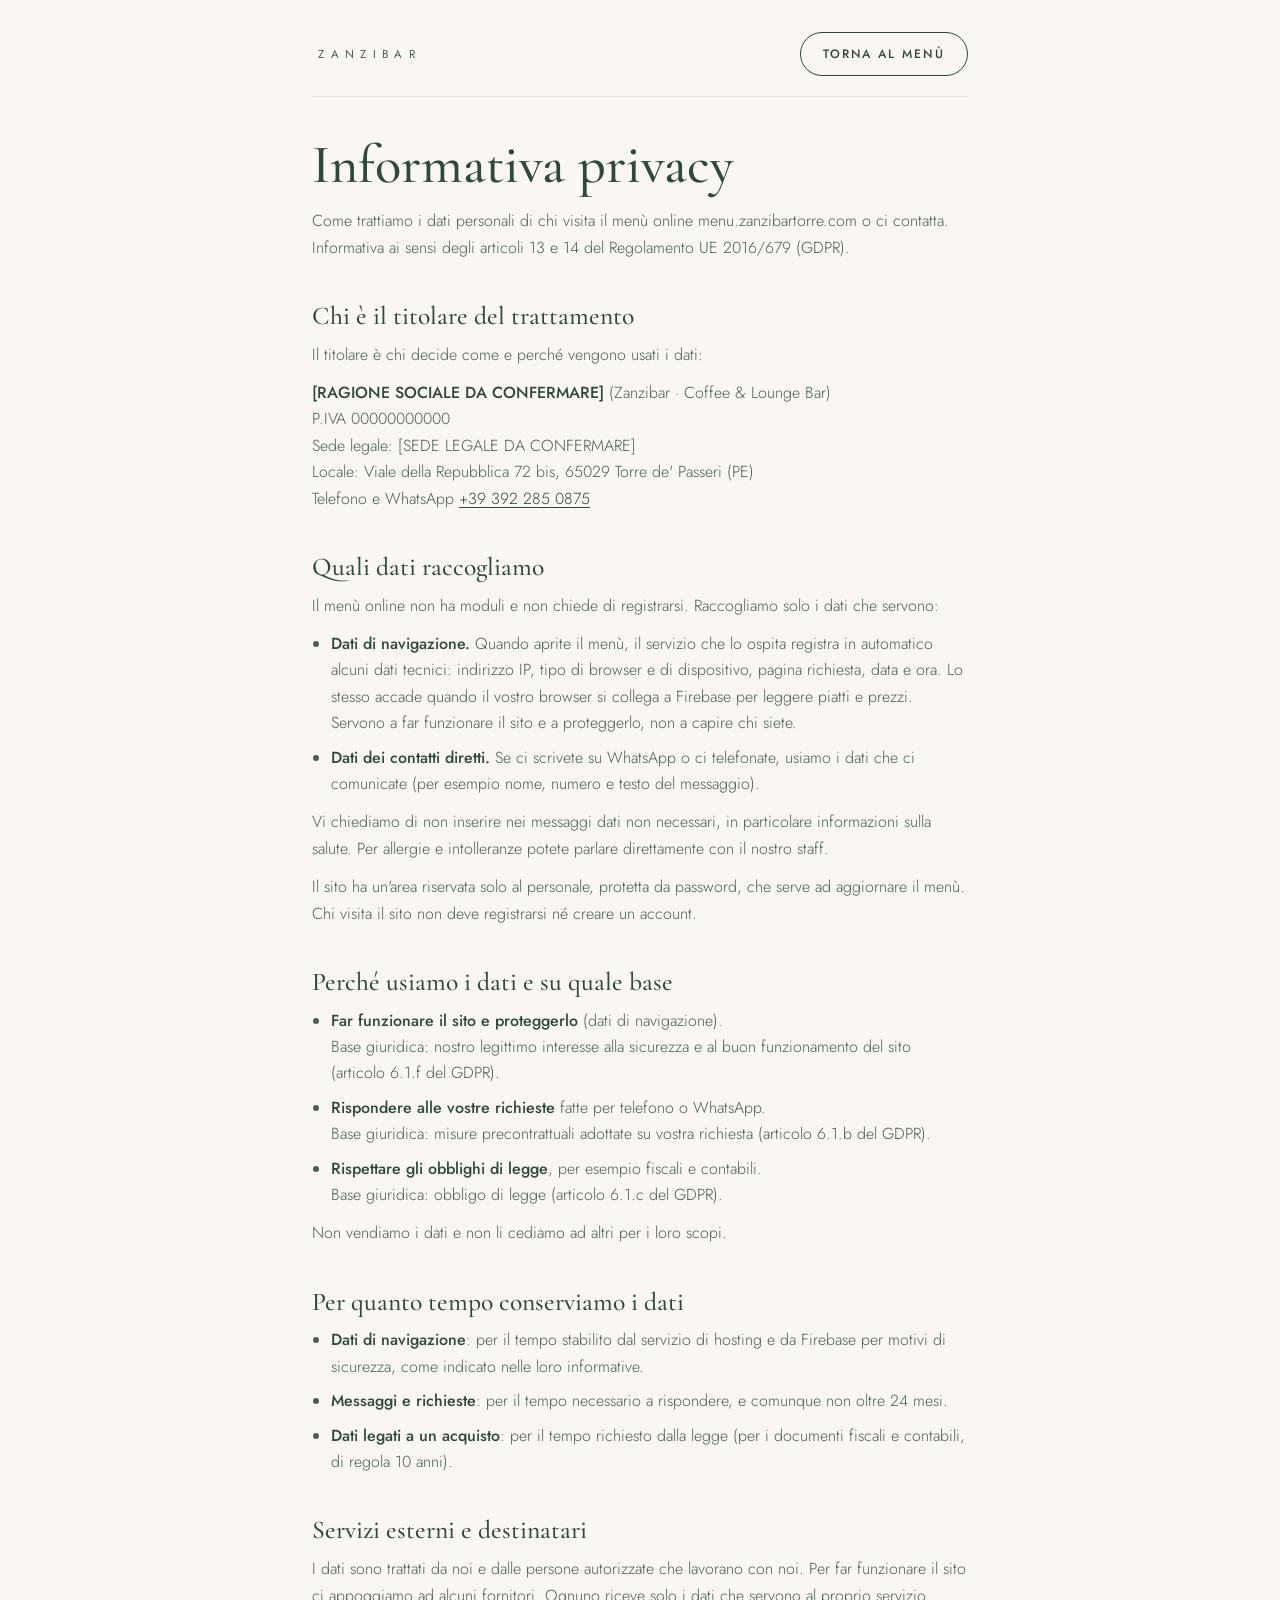
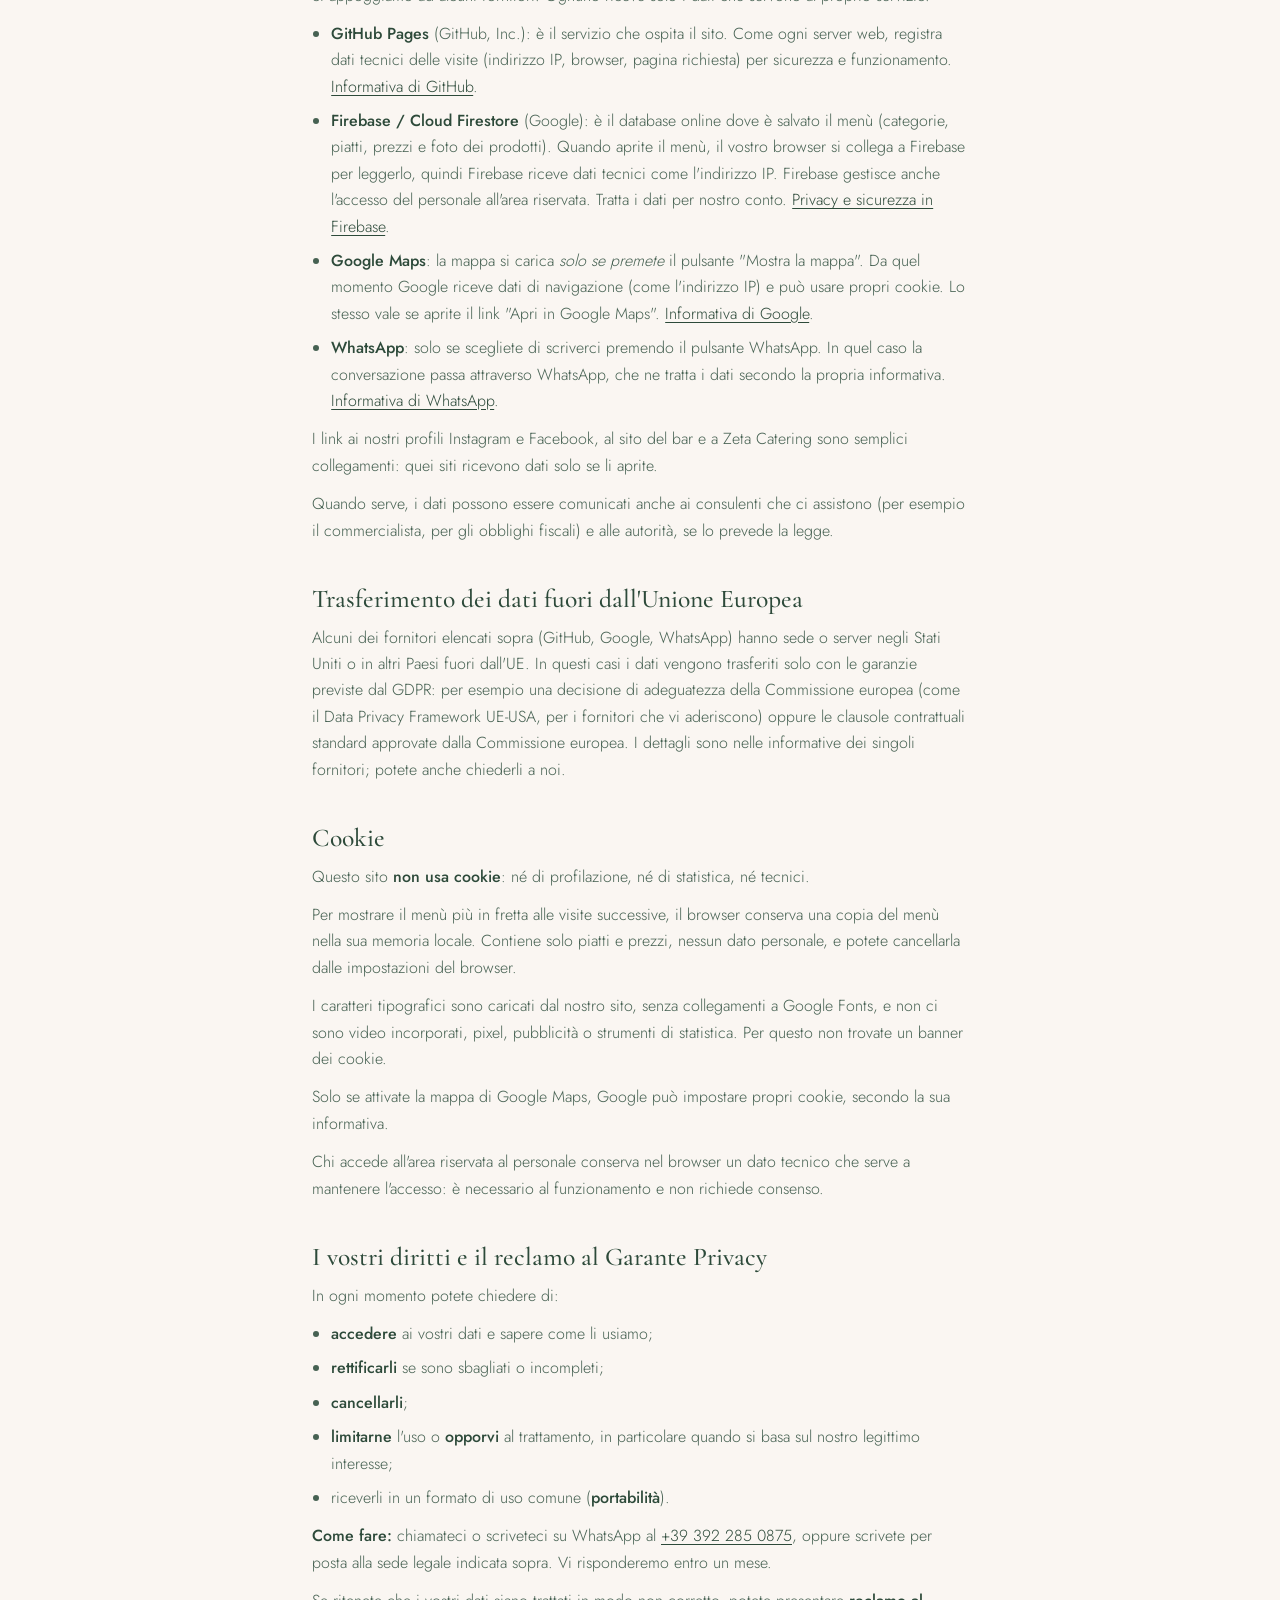
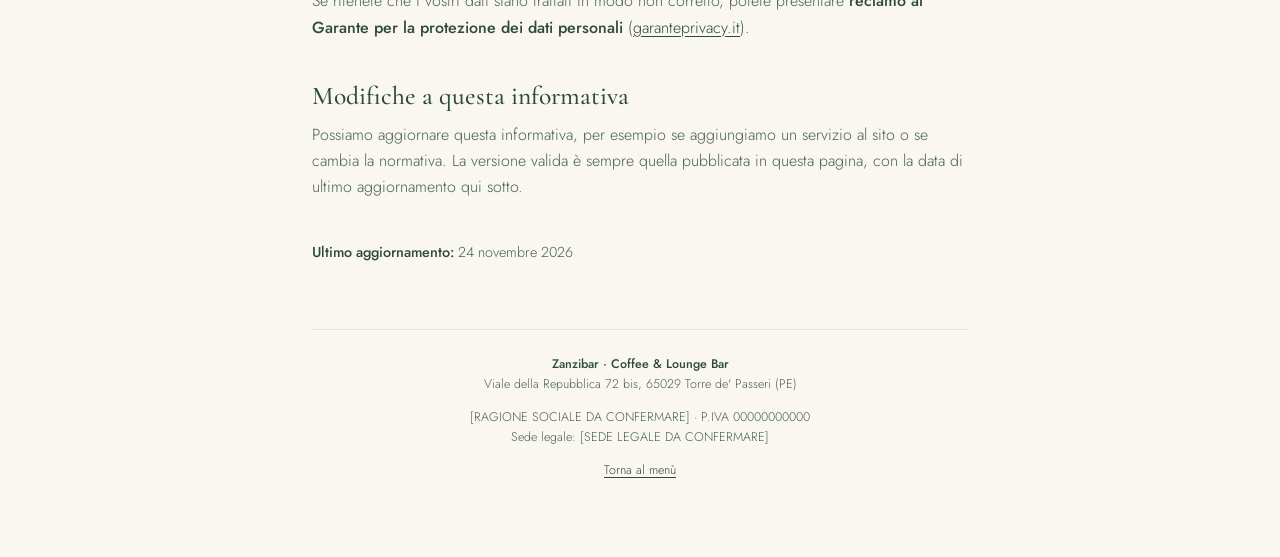
<file: privacy.html>
<!doctype html>
<html lang="it">
<head>
  <meta charset="utf-8">
  <meta name="viewport" content="width=device-width, initial-scale=1, viewport-fit=cover">
  <title>Privacy | Zanzibar · Coffee &amp; Lounge Bar</title>
  <meta name="description" content="Informativa privacy e cookie del menù online di Zanzibar, Coffee &amp; Lounge Bar a Torre de' Passeri: titolare, dati raccolti, servizi esterni e diritti.">
  <link rel="canonical" href="https://menu.zanzibartorre.com/privacy.html">
  <meta name="theme-color" content="#faf6f2">
  <link rel="icon" href="data:image/svg+xml,%3Csvg xmlns='http://www.w3.org/2000/svg' viewBox='0 0 32 32'%3E%3Crect width='32' height='32' rx='8' fill='%232d4a3a'/%3E%3Ctext x='16' y='22' font-size='17' font-family='sans-serif' font-weight='700' text-anchor='middle' fill='%23faf6f2'%3EZ%3C/text%3E%3C/svg%3E">
  <link rel="stylesheet" href="style.css?v=20261124">
  <style>
    .privacy { max-width: 46rem; margin-inline: auto; padding: 32px var(--gutter) 64px; overflow-wrap: anywhere; }
    .privacy-top { display: flex; align-items: center; justify-content: space-between; gap: 16px; padding-bottom: 20px; border-bottom: 1px solid var(--line); }
    .privacy-top .kicker { margin: 0; }
    .privacy h1 { font-family: var(--serif); font-weight: 500; font-size: clamp(2.4rem, 8vw, 3.4rem); line-height: 1.05; margin: 40px 0 14px; }
    .privacy h2 { font-family: var(--serif); font-weight: 500; font-size: 1.6rem; line-height: 1.2; margin: 40px 0 10px; }
    .privacy p, .privacy li { color: var(--ink-2); line-height: 1.65; }
    .privacy p { margin: 0 0 12px; }
    .privacy ul { padding-left: 1.2rem; margin: 0 0 12px; }
    .privacy li + li { margin-top: 8px; }
    .privacy strong { color: var(--ink); font-weight: 500; }
    .privacy a { color: var(--ink); text-underline-offset: 3px; }
    .privacy .btn { text-decoration: none; }
    .privacy-date { margin-top: 40px !important; font-size: .9rem; }
  </style>
</head>
<body>
  <main class="privacy">
    <div class="privacy-top">
      <p class="kicker">Zanzibar</p>
      <a class="btn" href="./">Torna al menù</a>
    </div>

    <h1>Informativa privacy</h1>
    <p>Come trattiamo i dati personali di chi visita il menù online menu.zanzibartorre.com o ci contatta. Informativa ai sensi degli articoli 13 e 14 del Regolamento UE 2016/679 (GDPR).</p>

    <h2>Chi è il titolare del trattamento</h2>
    <p>Il titolare è chi decide come e perché vengono usati i dati:</p>
    <p><strong data-legal="ragioneSociale">[RAGIONE SOCIALE DA CONFERMARE]</strong> (Zanzibar · Coffee &amp; Lounge Bar)<br>
    P.IVA <span data-legal="piva">00000000000</span><br>
    Sede legale: <span data-legal="sede">[SEDE LEGALE DA CONFERMARE]</span><br>
    Locale: Viale della Repubblica 72 bis, 65029 Torre de' Passeri (PE)<br>
    Telefono e WhatsApp <a href="tel:+393922850875">+39 392 285 0875</a></p>

    <h2>Quali dati raccogliamo</h2>
    <p>Il menù online non ha moduli e non chiede di registrarsi. Raccogliamo solo i dati che servono:</p>
    <ul>
      <li><strong>Dati di navigazione.</strong> Quando aprite il menù, il servizio che lo ospita registra in automatico alcuni dati tecnici: indirizzo IP, tipo di browser e di dispositivo, pagina richiesta, data e ora. Lo stesso accade quando il vostro browser si collega a Firebase per leggere piatti e prezzi. Servono a far funzionare il sito e a proteggerlo, non a capire chi siete.</li>
      <li><strong>Dati dei contatti diretti.</strong> Se ci scrivete su WhatsApp o ci telefonate, usiamo i dati che ci comunicate (per esempio nome, numero e testo del messaggio).</li>
    </ul>
    <p>Vi chiediamo di non inserire nei messaggi dati non necessari, in particolare informazioni sulla salute. Per allergie e intolleranze potete parlare direttamente con il nostro staff.</p>
    <p>Il sito ha un'area riservata solo al personale, protetta da password, che serve ad aggiornare il menù. Chi visita il sito non deve registrarsi né creare un account.</p>

    <h2>Perché usiamo i dati e su quale base</h2>
    <ul>
      <li><strong>Far funzionare il sito e proteggerlo</strong> (dati di navigazione).<br>Base giuridica: nostro legittimo interesse alla sicurezza e al buon funzionamento del sito (articolo 6.1.f del GDPR).</li>
      <li><strong>Rispondere alle vostre richieste</strong> fatte per telefono o WhatsApp.<br>Base giuridica: misure precontrattuali adottate su vostra richiesta (articolo 6.1.b del GDPR).</li>
      <li><strong>Rispettare gli obblighi di legge</strong>, per esempio fiscali e contabili.<br>Base giuridica: obbligo di legge (articolo 6.1.c del GDPR).</li>
    </ul>
    <p>Non vendiamo i dati e non li cediamo ad altri per i loro scopi.</p>

    <h2>Per quanto tempo conserviamo i dati</h2>
    <ul>
      <li><strong>Dati di navigazione</strong>: per il tempo stabilito dal servizio di hosting e da Firebase per motivi di sicurezza, come indicato nelle loro informative.</li>
      <li><strong>Messaggi e richieste</strong>: per il tempo necessario a rispondere, e comunque non oltre 24 mesi.</li>
      <li><strong>Dati legati a un acquisto</strong>: per il tempo richiesto dalla legge (per i documenti fiscali e contabili, di regola 10 anni).</li>
    </ul>

    <h2>Servizi esterni e destinatari</h2>
    <p>I dati sono trattati da noi e dalle persone autorizzate che lavorano con noi. Per far funzionare il sito ci appoggiamo ad alcuni fornitori. Ognuno riceve solo i dati che servono al proprio servizio.</p>
    <ul>
      <li><strong>GitHub Pages</strong> (GitHub, Inc.): è il servizio che ospita il sito. Come ogni server web, registra dati tecnici delle visite (indirizzo IP, browser, pagina richiesta) per sicurezza e funzionamento. <a href="https://docs.github.com/it/site-policy/privacy-policies/github-general-privacy-statement" target="_blank" rel="noopener">Informativa di GitHub</a>.</li>
      <li><strong>Firebase / Cloud Firestore</strong> (Google): è il database online dove è salvato il menù (categorie, piatti, prezzi e foto dei prodotti). Quando aprite il menù, il vostro browser si collega a Firebase per leggerlo, quindi Firebase riceve dati tecnici come l'indirizzo IP. Firebase gestisce anche l'accesso del personale all'area riservata. Tratta i dati per nostro conto. <a href="https://firebase.google.com/support/privacy" target="_blank" rel="noopener">Privacy e sicurezza in Firebase</a>.</li>
      <li><strong>Google Maps</strong>: la mappa si carica <em>solo se premete</em> il pulsante "Mostra la mappa". Da quel momento Google riceve dati di navigazione (come l'indirizzo IP) e può usare propri cookie. Lo stesso vale se aprite il link "Apri in Google Maps". <a href="https://policies.google.com/privacy?hl=it" target="_blank" rel="noopener">Informativa di Google</a>.</li>
      <li><strong>WhatsApp</strong>: solo se scegliete di scriverci premendo il pulsante WhatsApp. In quel caso la conversazione passa attraverso WhatsApp, che ne tratta i dati secondo la propria informativa. <a href="https://www.whatsapp.com/legal/privacy-policy-eea" target="_blank" rel="noopener">Informativa di WhatsApp</a>.</li>
    </ul>
    <p>I link ai nostri profili Instagram e Facebook, al sito del bar e a Zeta Catering sono semplici collegamenti: quei siti ricevono dati solo se li aprite.</p>
    <p>Quando serve, i dati possono essere comunicati anche ai consulenti che ci assistono (per esempio il commercialista, per gli obblighi fiscali) e alle autorità, se lo prevede la legge.</p>

    <h2>Trasferimento dei dati fuori dall'Unione Europea</h2>
    <p>Alcuni dei fornitori elencati sopra (GitHub, Google, WhatsApp) hanno sede o server negli Stati Uniti o in altri Paesi fuori dall'UE. In questi casi i dati vengono trasferiti solo con le garanzie previste dal GDPR: per esempio una decisione di adeguatezza della Commissione europea (come il Data Privacy Framework UE-USA, per i fornitori che vi aderiscono) oppure le clausole contrattuali standard approvate dalla Commissione europea. I dettagli sono nelle informative dei singoli fornitori; potete anche chiederli a noi.</p>

    <h2>Cookie</h2>
    <p>Questo sito <strong>non usa cookie</strong>: né di profilazione, né di statistica, né tecnici.</p>
    <p>Per mostrare il menù più in fretta alle visite successive, il browser conserva una copia del menù nella sua memoria locale. Contiene solo piatti e prezzi, nessun dato personale, e potete cancellarla dalle impostazioni del browser.</p>
    <p>I caratteri tipografici sono caricati dal nostro sito, senza collegamenti a Google Fonts, e non ci sono video incorporati, pixel, pubblicità o strumenti di statistica. Per questo non trovate un banner dei cookie.</p>
    <p>Solo se attivate la mappa di Google Maps, Google può impostare propri cookie, secondo la sua informativa.</p>
    <p>Chi accede all'area riservata al personale conserva nel browser un dato tecnico che serve a mantenere l'accesso: è necessario al funzionamento e non richiede consenso.</p>

    <h2>I vostri diritti e il reclamo al Garante Privacy</h2>
    <p>In ogni momento potete chiedere di:</p>
    <ul>
      <li><strong>accedere</strong> ai vostri dati e sapere come li usiamo;</li>
      <li><strong>rettificarli</strong> se sono sbagliati o incompleti;</li>
      <li><strong>cancellarli</strong>;</li>
      <li><strong>limitarne</strong> l'uso o <strong>opporvi</strong> al trattamento, in particolare quando si basa sul nostro legittimo interesse;</li>
      <li>riceverli in un formato di uso comune (<strong>portabilità</strong>).</li>
    </ul>
    <p><strong>Come fare:</strong> chiamateci o scriveteci su WhatsApp al <a href="tel:+393922850875">+39 392 285 0875</a>, oppure scrivete per posta alla sede legale indicata sopra. Vi risponderemo entro un mese.</p>
    <p>Se ritenete che i vostri dati siano trattati in modo non corretto, potete presentare <strong>reclamo al Garante per la protezione dei dati personali</strong> (<a href="https://www.garanteprivacy.it" target="_blank" rel="noopener">garanteprivacy.it</a>).</p>

    <h2>Modifiche a questa informativa</h2>
    <p>Possiamo aggiornare questa informativa, per esempio se aggiungiamo un servizio al sito o se cambia la normativa. La versione valida è sempre quella pubblicata in questa pagina, con la data di ultimo aggiornamento qui sotto.</p>

    <p class="privacy-date"><strong>Ultimo aggiornamento:</strong> 24 novembre 2026</p>

    <footer class="menu-foot">
      <div class="legal" id="legal">
        <p><strong>Zanzibar · Coffee &amp; Lounge Bar</strong><br>Viale della Repubblica 72 bis, 65029 Torre de' Passeri (PE)</p>
        <p><span data-legal="ragioneSociale">[RAGIONE SOCIALE DA CONFERMARE]</span> · P.IVA <span data-legal="piva">00000000000</span><br>Sede legale: <span data-legal="sede">[SEDE LEGALE DA CONFERMARE]</span></p>
        <p><a href="./">Torna al menù</a></p>
      </div>
    </footer>
  </main>

  <script src="data.js?v=20261124"></script>
  <script>
    (function () {
      var L = (window.ZANZIBAR || {}).legale || {};
      document.querySelectorAll("[data-legal]").forEach(function (el) {
        var v = L[el.getAttribute("data-legal")];
        if (v) el.textContent = v;
      });
    })();
  </script>
</body>
</html>
</file>
<file: style.css>
/* ============ ZANZIBAR — STILE ============
   Ripreso dal menu stampato (PDF): fondo avorio, testi verde bosco,
   titoli in Cormorant Garamond, descrizioni e prezzi in Jost.
   I colori principali sono qui sotto, in :root. */

/* ---------- Font (ospitati nel sito, nessun collegamento esterno) ---------- */
@font-face {
  font-family: "Cormorant Garamond";
  src: url("fonts/cormorant-garamond-latin-wght-normal.woff2") format("woff2");
  font-weight: 300 700; font-style: normal; font-display: swap;
}
@font-face {
  font-family: "Cormorant Garamond";
  src: url("fonts/cormorant-garamond-latin-wght-italic.woff2") format("woff2");
  font-weight: 300 700; font-style: italic; font-display: swap;
}
@font-face {
  font-family: "Jost";
  src: url("fonts/jost-latin-wght-normal.woff2") format("woff2");
  font-weight: 100 900; font-style: normal; font-display: swap;
}

:root {
  color-scheme: light;
  --bg: #faf6f2;             /* avorio del PDF */
  --surface: #fdfbf8;
  --ink: #2d4a3a;            /* verde bosco dei titoli */
  --ink-2: #466152;          /* descrizioni */
  --muted: #5d7366;          /* prezzi, etichette */
  --soft: #a3b1a8;
  --rule: rgba(45, 74, 58, .55);   /* linee sottili piene */
  --dots: rgba(45, 74, 58, .32);   /* linea a puntini tra le voci */
  --line: #e4e2d9;                 /* bordi del pannello informazioni */
  --tint: rgba(45, 74, 58, .06);
  --scrim: rgba(20, 30, 24, .45);
  --shadow: 0 24px 60px -20px rgba(20, 34, 26, .3);

  /* nomi usati dal pannello informazioni (☰) */
  --accent: var(--ink);
  --accent-ink: var(--bg);
  --brass: var(--muted);
  --palm: var(--ink);

  --serif: "Cormorant Garamond", "Iowan Old Style", "Palatino Linotype", Georgia, serif;
  --sans: "Jost", system-ui, -apple-system, "Segoe UI", sans-serif;
  --ease: cubic-bezier(.22, .8, .24, 1);
  --bar-h: 52px;
  --gutter: 22px;
}

/* ---------- Base ---------- */
*, *::before, *::after { box-sizing: border-box; }
/* l'attributo hidden deve vincere su qualsiasi display impostato nel CSS */
[hidden] { display: none !important; }
html { -webkit-text-size-adjust: 100%; scroll-padding-top: calc(var(--bar-h) + 6px); }
body {
  margin: 0;
  background: var(--bg);
  color: var(--ink);
  font: 300 16px/1.55 var(--sans);
  -webkit-font-smoothing: antialiased;
  -moz-osx-font-smoothing: grayscale;
  -webkit-tap-highlight-color: transparent;
  text-rendering: optimizeLegibility;
  overflow-x: hidden;
}
body.lock { overflow: hidden; }
button { font: inherit; color: inherit; background: none; border: 0; cursor: pointer; padding: 0; }
img { max-width: 100%; display: block; }
a { color: var(--ink); }
::selection { background: var(--ink); color: var(--bg); }
:focus-visible { outline: 1.5px solid var(--ink); outline-offset: 3px; border-radius: 3px; }
.sr-only {
  position: absolute; width: 1px; height: 1px; padding: 0; margin: -1px;
  overflow: hidden; clip: rect(0 0 0 0); white-space: nowrap; border: 0;
}

/* ---------- Testata ---------- */
.masthead {
  text-align: center;
  padding: calc(34px + env(safe-area-inset-top)) var(--gutter) 22px;
}
.kicker {
  margin: 0;
  font-size: .72rem; font-weight: 400;
  letter-spacing: .55em; text-indent: .55em;   /* text-indent ricentra la spaziatura */
  text-transform: uppercase;
}
.macro-title {
  margin: .14em 0 0;
  font-family: var(--serif); font-style: italic; font-weight: 500;
  font-size: clamp(3.2rem, 15vw, 5.6rem); line-height: 1;
  letter-spacing: -.01em;
}

/* ---------- Barra categorie (fissa in alto) ---------- */
.catbar {
  position: sticky; top: 0; z-index: 20;
  display: flex; align-items: stretch;
  height: var(--bar-h);
  background: var(--bg);
  border-top: 1px solid var(--rule);
  border-bottom: 1px solid rgba(45, 74, 58, .14);
  transition: box-shadow .3s var(--ease);
}
.is-stuck .catbar { box-shadow: 0 10px 22px -18px rgba(20, 34, 26, .45); }

.tabs {
  position: relative; flex: 1; min-width: 0;
  display: flex; gap: 24px;
  overflow-x: auto; scrollbar-width: none;
  padding: 0 var(--gutter);
  /* sfumatura sul bordo destro: fa capire che si può scorrere */
  -webkit-mask-image: linear-gradient(90deg, #000 calc(100% - 28px), transparent);
  mask-image: linear-gradient(90deg, #000 calc(100% - 28px), transparent);
}
.tabs::-webkit-scrollbar { display: none; }
.tab {
  position: relative; flex: none;
  height: 100%;
  font-size: .76rem; font-weight: 400;
  letter-spacing: .18em; text-transform: uppercase;
  color: var(--muted);
  white-space: nowrap;
  transition: color .3s var(--ease);
}
.tab:last-of-type { margin-right: 28px; }
.tab.is-active { color: var(--ink); font-weight: 500; }
@media (hover: hover) { .tab:hover { color: var(--ink); } }
/* separatore tra Menù Food e Drink */
.tab--group { margin-left: 2px; padding-left: 26px; }
.tab--group::before {
  content: ""; position: absolute; left: 0; top: 50%;
  width: 1px; height: 16px; margin-top: -8px;
  background: var(--rule);
}
.tabs-bar {
  position: absolute; left: 0; bottom: 0;
  width: 1px; height: 2px;
  background: var(--ink);
  transform-origin: 0 0;
  transition: transform .45s var(--ease);
  pointer-events: none;
}

.burger {
  position: relative; flex: none;
  width: var(--bar-h); height: 100%;
  display: flex; flex-direction: column; align-items: center; justify-content: center; gap: 5px;
  border-left: 1px solid rgba(45, 74, 58, .14);
  transition: background-color .3s var(--ease);
}
.burger span { display: block; width: 20px; height: 1.5px; border-radius: 2px; background: var(--ink); }
.burger span:nth-child(2) { width: 14px; margin-left: 6px; }
.burger:active { background: var(--tint); }

/* ---------- Menu ---------- */
.menu { max-width: 1040px; margin: 0 auto; padding: 0 var(--gutter) 40px; }

.macro-head {
  text-align: center;
  margin-top: 80px; padding-bottom: 22px;
  border-bottom: 1px solid var(--rule);
}

.cat { padding-top: 46px; }
.cat-title {
  display: flex; align-items: center; justify-content: center; gap: 18px;
  margin: 0 0 14px;
  font-family: var(--serif); font-weight: 500;
  font-size: clamp(1.5rem, 6vw, 2.1rem); line-height: 1.1;
  letter-spacing: .22em; text-transform: uppercase;
}
.cat-title span { padding-left: .22em; }   /* compensa la spaziatura dell'ultima lettera */
.cat-title::before, .cat-title::after {
  content: ""; flex: none;
  width: clamp(34px, 11vw, 64px); height: 1px;
  background: var(--rule);
}

.items { display: grid; grid-template-columns: minmax(0, 1fr); }

.item {
  position: relative; isolation: isolate;
  padding: 15px 0 16px;
  border-bottom: 1px dotted var(--dots);
}
.item-head { display: flex; align-items: baseline; justify-content: space-between; gap: 16px; }
.item-name {
  margin: 0;
  font-family: var(--serif); font-weight: 500;
  font-size: 1.36rem; line-height: 1.2;
}
.item-sym { font-family: Georgia, "Times New Roman", serif; font-size: .82em; }
.item-cam {
  width: 15px; height: 15px; margin-left: 9px; vertical-align: -1px;
  fill: none; stroke: currentColor; stroke-width: 1.5; stroke-linejoin: round;
  opacity: .55;
}
.item-price {
  flex: none;
  font-size: .92rem; font-weight: 300; color: var(--muted);
  font-variant-numeric: lining-nums tabular-nums;
  white-space: nowrap;
}
.item-desc {
  margin: 4px 0 0; max-width: 36em;
  color: var(--ink-2); font-size: .92rem; line-height: 1.5;
}

/* categorie senza descrizioni (Fritteria, Spritz…): righe semplici in Jost */
.cat--compact .item { padding: 13px 0 14px; }
.cat--compact .item-name { font-family: var(--sans); font-weight: 400; font-size: 1rem; line-height: 1.4; }

/* voci con foto: si toccano per aprire la scheda */
.item.has-photo { cursor: pointer; }
.item.has-photo::before {
  content: ""; position: absolute; inset: 3px -10px; z-index: -1;
  border-radius: 8px; background: var(--tint);
  opacity: 0; transition: opacity .3s var(--ease);
}
.item.has-photo:active::before { opacity: 1; transition-duration: .1s; }
@media (hover: hover) { .item.has-photo:hover::before { opacity: 1; } }
.item:focus-visible { outline: none; }
.item:focus-visible::before { opacity: 1; box-shadow: inset 0 0 0 1.5px var(--ink); }

.cat-note {
  margin: 26px 0 0; padding-top: 14px;
  border-top: 1px solid var(--rule);
  color: var(--ink-2); font-size: .9rem;
}

/* menu vuoto / in caricamento */
.menu-empty { padding: 72px 0 8px; text-align: center; font-family: var(--serif); font-size: 1.5rem; line-height: 1.35; color: var(--muted); }
.menu-loading { display: flex; justify-content: center; gap: 8px; padding: 96px 0 40px; }
.menu-loading span {
  width: 7px; height: 7px; border-radius: 50%; background: var(--ink);
  animation: pulse 1.1s var(--ease) infinite;
}
.menu-loading span:nth-child(2) { animation-delay: .15s; }
.menu-loading span:nth-child(3) { animation-delay: .3s; }
@keyframes pulse { 0%, 100% { opacity: .2; transform: scale(.8); } 50% { opacity: .9; transform: none; } }

.menu-foot { margin-top: 64px; text-align: center; color: var(--muted); font-size: .84rem; }
.menu-foot p { margin: 0 0 4px; }
.legal { margin-top: 40px; padding-top: 24px; border-top: 1px solid var(--line); font-size: .78rem; line-height: 1.7; overflow-wrap: anywhere; }
.legal p { margin: 0 0 10px; }
.legal strong { font-weight: 500; color: var(--ink); }
.legal a { color: var(--ink); text-underline-offset: 3px; }

/* comparsa discreta delle sezioni */
.js-reveal .cat { opacity: 0; transform: translateY(14px); transition: opacity .7s var(--ease), transform .7s var(--ease); }
.js-reveal .cat.is-in { opacity: 1; transform: none; }
@keyframes fade { from { opacity: 0; transform: translateY(8px); } to { opacity: 1; transform: none; } }

/* ---------- Computer: due colonne come nel PDF ---------- */
@media (min-width: 860px) {
  :root { --gutter: 40px; --bar-h: 56px; }
  .masthead { padding-top: 64px; padding-bottom: 30px; }
  .macro-title { font-size: 5.8rem; }
  .tab:first-child { margin-left: auto; }
  .tab:last-of-type { margin-right: auto; }
  .tabs { -webkit-mask-image: none; mask-image: none; }
  .cat { padding-top: 64px; }
  .cat-title { margin-bottom: 22px; }
  /* le voci scendono prima nella colonna di sinistra, poi in quella di destra (righe allineate) */
  .items {
    grid-template-columns: minmax(0, 1fr) minmax(0, 1fr);
    grid-auto-flow: column;
    grid-template-rows: repeat(var(--rows), auto);
    column-gap: 72px;
  }
  .item-name { font-size: 1.42rem; }
}

/* ---------- Pannello informazioni (☰) ---------- */
.scrim {
  position: fixed; inset: 0; z-index: 30;
  background: var(--scrim);
  opacity: 0; transition: opacity .4s var(--ease);
}
.scrim.is-open { opacity: 1; }

.drawer {
  position: fixed; top: 0; right: 0; bottom: 0; z-index: 40;
  width: min(420px, 100%);
  display: flex; flex-direction: column;
  background: var(--bg);
  box-shadow: var(--shadow);
  transform: translateX(100%);
  transition: transform .5s var(--ease), visibility 0s linear .5s;
  visibility: hidden;
}
.drawer.is-open { transform: none; visibility: visible; transition: transform .5s var(--ease), visibility 0s; }

.drawer-head {
  display: flex; align-items: center; gap: 4px; flex: none;
  height: calc(60px + env(safe-area-inset-top));
  padding: env(safe-area-inset-top) 12px 0 var(--gutter);
  border-bottom: 1px solid var(--line);
}
.drawer-title { flex: 1; font-family: var(--serif); font-weight: 500; font-size: 1.5rem; }
.back, .close {
  width: 44px; height: 44px; display: grid; place-items: center; border-radius: 50%;
  transition: background-color .3s var(--ease), transform .3s var(--ease);
}
.back { margin-left: -12px; }
.back svg, .close svg { width: 20px; height: 20px; }
.back:active, .close:active { background: var(--tint); transform: scale(.94); }
@media (hover: hover) { .close:hover { transform: rotate(90deg); } }

.drawer-body { flex: 1; overflow-y: auto; -webkit-overflow-scrolling: touch; padding-bottom: env(safe-area-inset-bottom); }
.view { display: none; padding: 28px var(--gutter) 40px; }
.view.is-active { display: block; animation: fade .45s var(--ease) both; }

.nav-list { list-style: none; margin: 0; padding: 0; }
.nav-list button {
  position: relative; width: 100%; text-align: left;
  display: grid; grid-template-columns: 34px 1fr; column-gap: 6px;
  padding: 18px 28px 18px 0;
  border-bottom: 1px solid var(--line);
}
.nav-list button::after {
  content: ""; position: absolute; right: 6px; top: 50%;
  width: 8px; height: 8px; margin-top: -4px;
  border-top: 1.5px solid var(--soft); border-right: 1.5px solid var(--soft);
  transform: rotate(45deg);
  transition: transform .35s var(--ease), border-color .35s var(--ease);
}
.nav-list em { grid-row: span 2; padding-top: 8px; font-style: normal; font-size: .7rem; letter-spacing: .2em; color: var(--muted); }
.nav-list span {
  font-family: var(--serif); font-weight: 500; font-size: 1.7rem; line-height: 1.15;
  transition: transform .35s var(--ease);
}
.nav-list small { color: var(--muted); font-size: .84rem; margin-top: 2px; }
.nav-list button:active span { transform: translateX(4px); }
@media (hover: hover) {
  .nav-list button:hover span { transform: translateX(4px); }
  .nav-list button:hover::after { transform: translateX(4px) rotate(45deg); border-color: var(--ink); }
}
.nav-links { list-style: none; margin: 22px 0 0; padding: 0 0 0 40px; display: grid; gap: 2px; }
.nav-links a {
  display: inline-flex; align-items: center; min-height: 40px;
  color: var(--ink-2); text-decoration: none; font-size: .95rem;
  border-bottom: 1px solid transparent; transition: border-color .3s var(--ease);
}
.nav-links a[target]::after { content: "↗"; margin-left: 6px; font-size: .8em; color: var(--muted); }
@media (hover: hover) { .nav-links a:hover { border-color: var(--ink); } }
.open-now { margin: 28px 0 0; padding: 18px 0 0 40px; border-top: 1px solid var(--line); color: var(--muted); font-size: .88rem; line-height: 1.7; }
.open-now strong, .open-line strong { color: var(--ink); font-weight: 500; }
.open-addr { display: block; margin-top: 6px; }
.dot { display: inline-block; width: 8px; height: 8px; margin-right: 8px; border-radius: 50%; background: #b5654a; vertical-align: 1px; }
.dot.is-open { background: #3f8a5c; }

.eyebrow {
  display: block; margin: 0 0 10px;
  font-size: .7rem; font-weight: 400; letter-spacing: .3em; text-transform: uppercase; color: var(--muted);
}
.lead { font-family: var(--serif); font-size: 1.45rem; font-weight: 500; line-height: 1.3; margin: 0 0 16px; }

.view p { margin: 0 0 16px; }

/* Contatti */
.block { margin-bottom: 32px; }
.block h3 {
  margin: 0 0 12px; font-size: .7rem; font-weight: 400;
  text-transform: uppercase; letter-spacing: .3em; color: var(--muted);
}
.block p { margin: 0 0 14px; }
.hours { width: 100%; border-collapse: collapse; }
.hours td { padding: 11px 0; border-bottom: 1px solid var(--line); }
.hours td:last-child { text-align: right; font-variant-numeric: tabular-nums; }
.hours tr.is-today td { font-weight: 500; }
.hours tr.is-today td:first-child::after { content: " · oggi"; font-size: .8rem; }
.btn-row { display: flex; flex-wrap: wrap; gap: 10px; }
.btn {
  display: inline-flex; align-items: center; justify-content: center;
  min-height: 44px; padding: 0 22px; border-radius: 999px;
  border: 1px solid var(--ink);
  color: var(--ink); text-decoration: none;
  font-size: .76rem; font-weight: 500; letter-spacing: .16em; text-transform: uppercase;
  transition: background-color .3s var(--ease), color .3s var(--ease), transform .2s var(--ease);
}
.btn:active { transform: scale(.97); }
.btn-primary { background: var(--ink); color: var(--bg); }
@media (hover: hover) { .btn:hover { background: var(--ink); color: var(--bg); } }

/* Mappa */
.map-box {
  display: grid; justify-items: start; gap: 14px;
  padding: 24px; margin-bottom: 18px;
  border: 1px solid var(--line); border-radius: 3px; background: var(--surface);
}
.map-box p { margin: 0; }
.map-addr { line-height: 1.6; }
.map-note { color: var(--muted); font-size: .8rem; }
.map-frame {
  display: block;
  width: 100%; aspect-ratio: 4 / 5; max-height: 58vh;
  border: 0; border-radius: 3px; background: var(--line);
  margin-bottom: 18px;
}

/* ---------- Scheda prodotto (solo voci con foto) ---------- */
.sheet { position: fixed; inset: 0; z-index: 60; }
.sheet-scrim {
  position: absolute; inset: 0; background: var(--scrim);
  opacity: 0; transition: opacity .4s var(--ease);
}
.sheet.is-open .sheet-scrim { opacity: 1; }

/* telefono: a tutto schermo, sale dal basso */
.sheet-card {
  position: absolute; inset: 0;
  display: flex; flex-direction: column;
  overflow-y: auto; overscroll-behavior: contain; -webkit-overflow-scrolling: touch;
  background: var(--bg);
  transform: translateY(100%);
  transition: transform .5s var(--ease);
}
.sheet.is-open .sheet-card { transform: none; }
.sheet-card.is-dragging { transition: none; }

.sheet-grip {
  position: absolute; top: calc(8px + env(safe-area-inset-top)); left: 50%; z-index: 3;
  width: 38px; height: 4px; margin-left: -19px; border-radius: 4px;
  background: rgba(255, 255, 255, .75);
  box-shadow: 0 1px 6px rgba(0, 0, 0, .25);
}
.sheet-close {
  position: absolute; top: calc(14px + env(safe-area-inset-top)); right: 14px; z-index: 3;
  width: 44px; height: 44px; border-radius: 50%;
  display: grid; place-items: center;
  background: rgba(250, 246, 242, .9); color: var(--ink);
  box-shadow: 0 4px 16px rgba(0, 0, 0, .14);
  transition: transform .3s var(--ease);
}
.sheet-close svg { width: 18px; height: 18px; }
.sheet-close:active { transform: scale(.92); }
@media (hover: hover) { .sheet-close:hover { transform: rotate(90deg); } }

.sheet-media {
  position: relative; flex: none;
  width: 100%; aspect-ratio: 4 / 5; max-height: 64vh;
  overflow: hidden;
}
.sheet-media img {
  position: absolute; inset: 0; width: 100%; height: 100%;
  object-fit: cover;
  opacity: 0; transform: scale(1.04);
  transition: opacity .6s var(--ease), transform 1.2s var(--ease);
}
.sheet-media img.is-loaded { opacity: 1; transform: none; }
.sheet-media img:not([src]) { visibility: hidden; }   /* mai l'icona dell'immagine rotta */

/* mentre la foto si carica */
.sheet-ph {
  position: absolute; inset: 0;
  display: flex; flex-direction: column; align-items: center; justify-content: center; gap: 16px;
  padding: 32px; text-align: center;
  color: var(--ink); background: #efebe3;
  transition: opacity .6s var(--ease);
}
.sheet-ph::after {
  content: ""; position: absolute; inset: 18px;
  border: 1px solid currentColor; opacity: .2;
}
.sheet-ph > * { position: relative; }
.sheet-media.has-photo .sheet-ph { opacity: 0; }
.sheet-ph-leaf { width: 32px; height: 32px; opacity: .6; }
.sheet-ph-name {
  max-width: 12em;
  font-family: var(--serif); font-style: italic; font-weight: 500;
  font-size: clamp(2rem, 9vw, 2.6rem); line-height: 1.08;
}
.sheet-ph-brand { font-size: .62rem; letter-spacing: .45em; text-transform: uppercase; opacity: .7; }

.sheet-body { padding: 26px var(--gutter) calc(40px + env(safe-area-inset-bottom)); }
.sheet-cat {
  display: block; margin-bottom: 8px;
  font-size: .7rem; letter-spacing: .3em; text-transform: uppercase; color: var(--muted);
}
.sheet-name {
  margin: 0;
  font-family: var(--serif); font-weight: 500;
  font-size: 2.3rem; line-height: 1.08;
}
.sheet-desc { margin: 14px 0 0; color: var(--ink-2); font-size: 1rem; line-height: 1.6; }
.sheet-foot { margin-top: 22px; padding-top: 18px; border-top: 1px dotted var(--dots); }
.sheet-price {
  display: flex; flex-wrap: wrap; align-items: baseline; gap: 6px 14px;
  font-size: 1.15rem; font-weight: 400;
  font-variant-numeric: lining-nums tabular-nums;
}
.sheet-price small { font-size: .82rem; color: var(--muted); letter-spacing: .04em; }
.sheet-price i { font-style: normal; color: var(--soft); }

/* computer: finestra centrata */
@media (min-width: 760px) {
  .sheet-card {
    inset: auto; top: 50%; left: 50%;
    width: min(880px, calc(100vw - 64px)); max-height: min(620px, calc(100vh - 64px));
    flex-direction: row; overflow: hidden;
    border-radius: 4px; box-shadow: var(--shadow);
    opacity: 0;
    transform: translate(-50%, -48%) scale(.97);
    transition: transform .45s var(--ease), opacity .35s var(--ease);
  }
  .sheet.is-open .sheet-card { opacity: 1; transform: translate(-50%, -50%); }
  .sheet-grip { display: none; }
  .sheet-close { top: 14px; right: 14px; }
  .sheet-media { width: 52%; aspect-ratio: auto; max-height: none; min-height: 460px; }
  .sheet-body {
    flex: 1; overflow-y: auto;
    display: flex; flex-direction: column; justify-content: center;
    padding: 56px 44px 44px;
  }
  .sheet-name { font-size: 2.6rem; }
}

@media (prefers-reduced-motion: reduce) {
  *, *::before, *::after { animation: none !important; transition: none !important; }
  .js-reveal .cat { opacity: 1; transform: none; }
}
</file>
